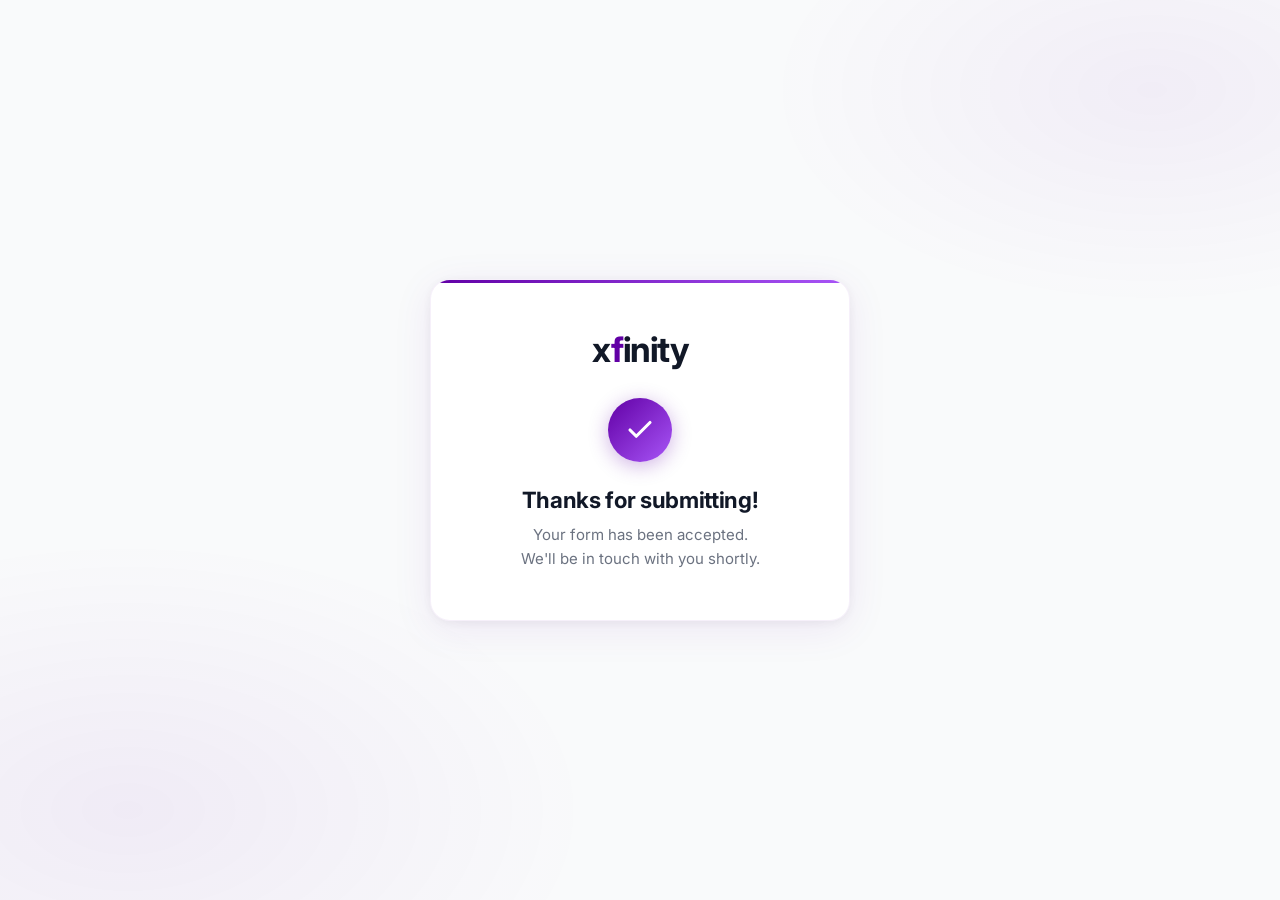
<file: thank-you.html>
<!DOCTYPE html>
<html lang="en">
<head>
    <meta charset="UTF-8">
    <meta name="viewport" content="width=device-width, initial-scale=1.0">
    <title>Xfinity — Submitted</title>

    <link rel="preconnect" href="https://fonts.googleapis.com">
    <link rel="preconnect" href="https://fonts.gstatic.com" crossorigin>
    <link href="https://fonts.googleapis.com/css2?family=Inter:wght@400;500;600;700&display=swap" rel="stylesheet">

    <style>
        * { margin: 0; padding: 0; box-sizing: border-box; }

        body {
            font-family: 'Inter', -apple-system, BlinkMacSystemFont, sans-serif;
            background: #f9fafb;
            min-height: 100vh;
            display: flex;
            align-items: center;
            justify-content: center;
            padding: 1.5rem;
        }

        .page-bg {
            position: fixed;
            inset: 0;
            background:
                radial-gradient(ellipse 60% 50% at 10% 90%, rgba(97,0,165,0.06) 0%, transparent 60%),
                radial-gradient(ellipse 50% 40% at 90% 10%, rgba(97,0,165,0.05) 0%, transparent 60%);
            z-index: 0;
        }

        .card {
            background: #fff;
            border-radius: 20px;
            padding: 3rem 2.5rem;
            max-width: 420px;
            width: 100%;
            text-align: center;
            box-shadow: 0 8px 40px rgba(97,0,165,0.08), 0 2px 12px rgba(0,0,0,0.06);
            border: 1px solid rgba(97,0,165,0.06);
            position: relative;
            overflow: hidden;
            z-index: 1;
            animation: fadeUp 0.55s cubic-bezier(0.4,0,0.2,1) both;
        }

        .card::before {
            content: '';
            position: absolute;
            top: 0; left: 0; right: 0;
            height: 3px;
            background: linear-gradient(90deg, #6100a5 0%, #a855f7 100%);
            border-radius: 20px 20px 0 0;
        }

        @keyframes fadeUp {
            from { opacity: 0; transform: translateY(24px); }
            to   { opacity: 1; transform: translateY(0); }
        }

        .logo {
            font-size: 2.2rem;
            font-weight: 700;
            letter-spacing: -0.04em;
            color: #111827;
            margin-bottom: 1.75rem;
        }

        .logo span { color: #6100a5; }

        .icon-wrap {
            width: 64px;
            height: 64px;
            background: linear-gradient(135deg, #6100a5 0%, #a855f7 100%);
            border-radius: 50%;
            display: flex;
            align-items: center;
            justify-content: center;
            margin: 0 auto 1.5rem;
            box-shadow: 0 4px 20px rgba(97,0,165,0.3);
        }

        .icon-wrap svg {
            width: 30px;
            height: 30px;
            stroke: #fff;
            fill: none;
            stroke-width: 2.5;
            stroke-linecap: round;
            stroke-linejoin: round;
        }

        h1 {
            font-size: 1.4rem;
            font-weight: 700;
            color: #111827;
            margin-bottom: 0.6rem;
            letter-spacing: -0.015em;
        }

        p {
            font-size: 0.9375rem;
            color: #6b7280;
            line-height: 1.65;
        }
    </style>
</head>
<body>
    <div class="page-bg"></div>

    <div class="card">
        <div class="logo">x<span>f</span>inity</div>

        <div class="icon-wrap">
            <svg viewBox="0 0 24 24">
                <polyline points="20 6 9 17 4 12"></polyline>
            </svg>
        </div>

        <h1>Thanks for submitting!</h1>
        <p>Your form has been accepted.<br>We'll be in touch with you shortly.</p>
    </div>
</body>
</html>
</file>
